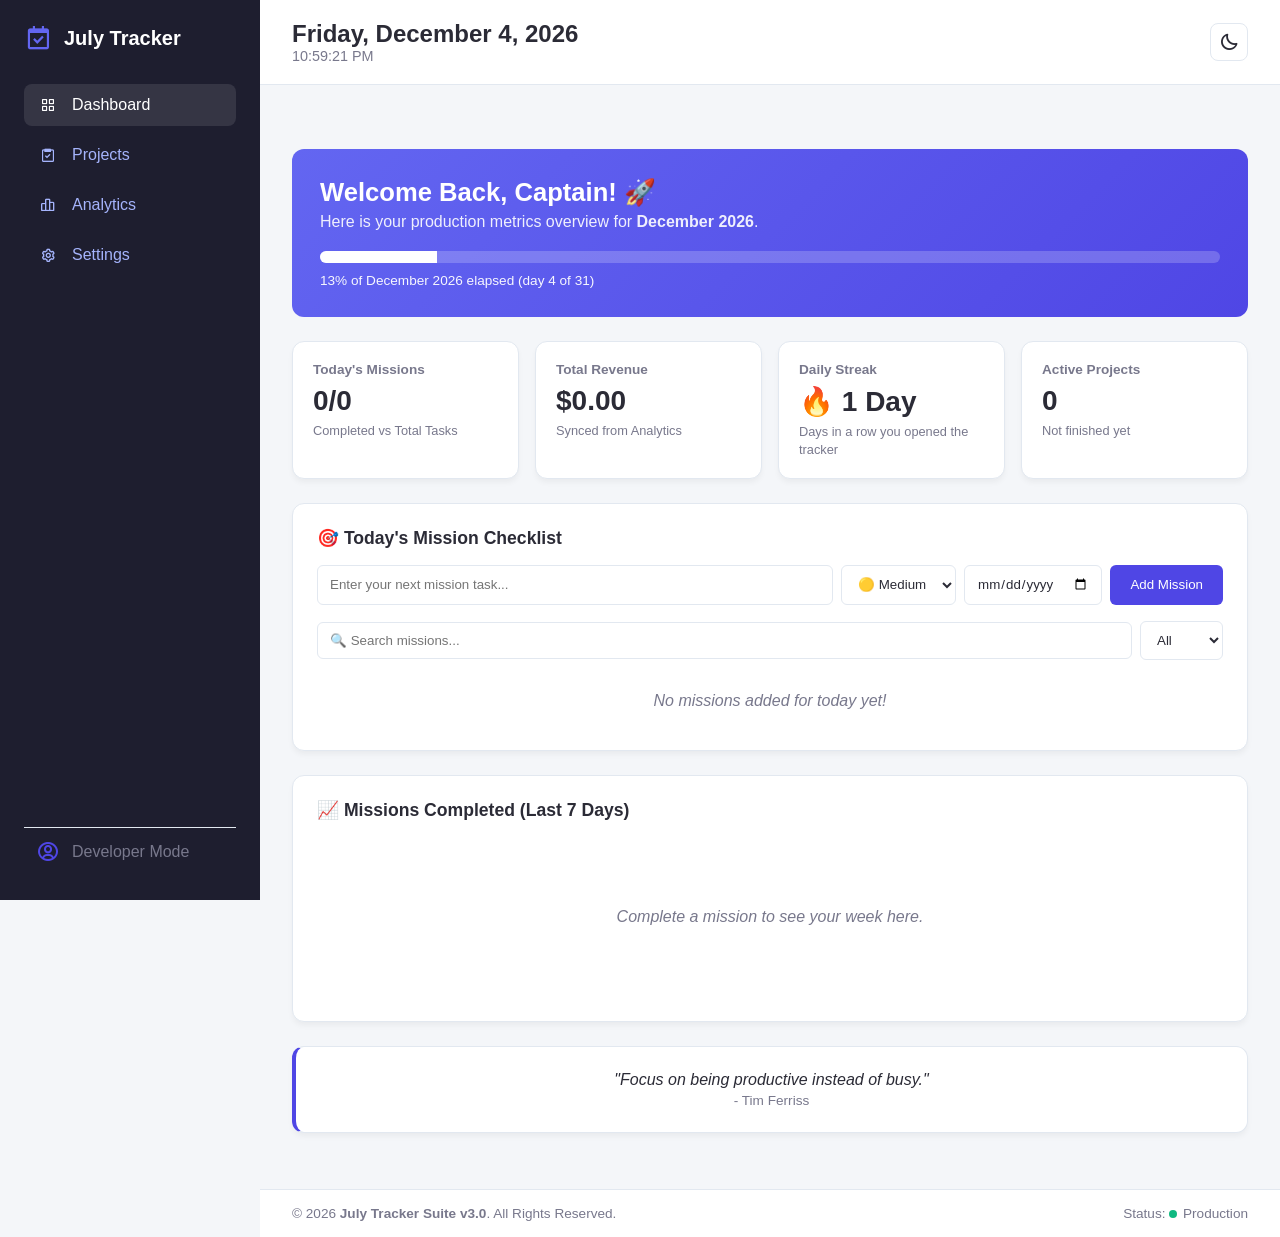
<file: index.html>
<!DOCTYPE html>
<html lang="en" data-theme="light">
<head>
    <meta charset="UTF-8">
    <meta name="viewport" content="width=device-width, initial-scale=1.0">
    <title>July Tracker v3.0 - Core Dashboard</title>
    <link href="https://unpkg.com/boxicons@2.1.4/css/boxicons.min.css" rel="stylesheet">
    <link rel="stylesheet" href="assets/css/style.css">
    <link rel="stylesheet" href="assets/css/components.css">
</head>
<body>

    <div class="app-container">
        
        <aside class="sidebar">
            <div class="sidebar-brand">
                <i class="bx bx-calendar-check"></i>
                <span>July Tracker</span>
            </div>
            
            <nav class="sidebar-menu">
                <a href="#dashboard" class="nav-link active" data-target="dashboard">
                    <i class="bx bx-grid-alt"></i> <span>Dashboard</span>
                </a>
                <a href="#projects" class="nav-link" data-target="projects">
                    <i class="bx bx-task"></i> <span>Projects</span>
                </a>
                <a href="#analytics" class="nav-link" data-target="analytics">
                    <i class="bx bx-bar-chart-alt-2"></i> <span>Analytics</span>
                </a>
                <a href="#settings" class="nav-link" data-target="settings">
                    <i class="bx bx-cog"></i> <span>Settings</span>
                </a>
            </nav>

            <div class="sidebar-user-profile">
                <i class='bx bx-user-circle'></i>
                <span>Developer Mode</span>
            </div>
        </aside>

        <div class="main-layout-wrapper">
            
            <header class="main-header">
                <div class="header-info">
                    <h1 id="header-date">Loading System Date...</h1>
                    <p id="header-time">00:00:00 AM</p>
                </div>
                <div class="header-actions">
                    <button id="theme-toggle" class="btn-icon" aria-label="Toggle Theme">
                        <i class="bx bx-moon"></i>
                    </button>
                </div>
            </header>

            <main class="content-body">
                <div id="router-view">
                    </div>
            </main>

            <footer class="main-footer">
                <div class="footer-left">
                    <p>&copy; 2026 <strong>July Tracker Suite v3.0</strong>. All Rights Reserved.</p>
                </div>
                <div class="footer-right">
                    <span>Status: <span class="status-indicator-online"></span> Production</span>
                </div>
            </footer>

        </div>
    </div>

    <script type="module" src="assets/js/app.js"></script>
</body>
</html>
</file>
<file: assets/css/style.css>
/* ==========================================
   VARIABLES & DESIGN SYSTEM
   ========================================== */
:root {
    --bg-primary: #f4f6f9;
    --bg-sidebar: #1e1e2f;
    --bg-card: #ffffff;
    --text-main: #2b2b36;
    --text-muted: #78788c;
    --accent: #4f46e5;
    --accent-hover: #4338ca;
    --border-color: #e2e8f0;
    --success: #10b981;
    --warning: #f59e0b;
    --danger: #ef4444;
    --transition: all 0.3s cubic-bezier(0.4, 0, 0.2, 1);
}

[data-theme="dark"] {
    --bg-primary: #0f0f1a;
    --bg-sidebar: #07070f;
    --bg-card: #181824;
    --text-main: #f3f4f6;
    --text-muted: #9ca3af;
    --border-color: #27273a;
}

/* ==========================================
   RESET & BASE STYLES
   ========================================== */
* {
    box-sizing: border-box;
    margin: 0;
    padding: 0;
}

body {
    font-family: 'Segoe UI', Roboto, Helvetica, Arial, sans-serif;
    background-color: var(--bg-primary);
    color: var(--text-main);
    transition: var(--transition);
    min-height: 100vh;
}

/* ==========================================
   APP LAYOUT STRUCTURE
   ========================================== */
.app-container {
    display: flex;
    min-height: 100vh;
}

/* SIDEBAR STYLES */
.sidebar {
    width: 260px;
    background-color: var(--bg-sidebar);
    color: #ffffff;
    display: flex;
    flex-direction: column;
    padding: 1.5rem;
    position: fixed;
    height: 100vh;
    z-index: 100;
}

.sidebar-brand {
    display: flex;
    align-items: center;
    gap: 0.75rem;
    font-size: 1.25rem;
    font-weight: 700;
    margin-bottom: 2rem;
}

.sidebar-brand i {
    font-size: 1.75rem;
    color: #6366f1;
}

.sidebar-menu {
    display: flex;
    flex-direction: column;
    gap: 0.5rem;
    flex-grow: 1;
}

.sidebar-menu a {
    display: flex;
    align-items: center;
    gap: 1rem;
    color: #a5b4fc;
    text-decoration: none;
    padding: 0.75rem 1rem;
    border-radius: 8px;
    font-weight: 500;
    transition: var(--transition);
}

.sidebar-menu a:hover, 
.sidebar-menu a.active {
    background-color: rgba(255, 255, 255, 0.1);
    color: #ffffff;
}

.sidebar-footer {
    font-size: 0.8rem;
    color: #64748b;
    text-align: center;
}

/* MAIN BODY & CONTENT CONFIGURATIONS */
.main-content {
    margin-left: 260px;
    flex-grow: 1;
    padding: 2rem;
    max-width: 1400px;
    width: calc(100% - 260px);
}

.main-header {
    display: flex;
    justify-content: space-between;
    align-items: center;
    margin-bottom: 2rem;
    padding-bottom: 1rem;
    border-bottom: 1px solid var(--border-color);
}

.header-info h1 {
    font-size: 1.5rem;
    font-weight: 600;
}

.header-info p {
    color: var(--text-muted);
    font-size: 0.9rem;
}

/* ==========================================
   COMPONENTS & UTILITIES
   ========================================== */
.card {
    background-color: var(--bg-card);
    border: 1px solid var(--border-color);
    border-radius: 12px;
    padding: 1.5rem;
    box-shadow: 0 4px 6px -1px rgba(0,0,0,0.05);
    margin-bottom: 1.5rem;
}

.card h3 {
    font-size: 1.1rem;
    font-weight: 600;
    margin-bottom: 1rem;
    display: flex;
    align-items: center;
    gap: 0.5rem;
}

/* HERO PROGRESS BAR */
.card-hero {
    background: linear-gradient(135deg, #6366f1 0%, #4f46e5 100%);
    color: white;
    border: none;
}

.progress-container {
    margin-top: 1rem;
}

.progress-bar-wrapper {
    background-color: rgba(255, 255, 255, 0.2);
    border-radius: 9999px;
    height: 12px;
    overflow: hidden;
    margin-bottom: 0.5rem;
}

.progress-bar {
    height: 100%;
    background-color: #ffffff;
    width: 0%;
    transition: width 0.5s ease-out;
}

/* STATISTICS LAYOUT MAPS */
.stats-row {
    display: grid;
    grid-template-columns: repeat(auto-fit, minmax(220px, 1fr));
    gap: 1rem;
    margin-bottom: 1.5rem;
}

.stat-card {
    display: flex;
    align-items: center;
    gap: 1rem;
    margin-bottom: 0;
}

.stat-card i {
    font-size: 2rem;
    padding: 0.75rem;
    border-radius: 10px;
}

.icon-streak { color: var(--warning); background-color: rgba(245,158,11,0.1); }
.icon-commits { color: var(--accent); background-color: rgba(79,70,229,0.1); }
.icon-hours { color: var(--success); background-color: rgba(16,185,129,0.1); }

/* INTERACTION INPUT FORMS & UTILS */
.flex-input {
    display: flex;
    gap: 0.5rem;
    margin-bottom: 1rem;
}

input, select, textarea {
    width: 100%;
    padding: 0.65rem 0.75rem;
    border: 1px solid var(--border-color);
    border-radius: 6px;
    background-color: var(--bg-card);
    color: var(--text-main);
    outline: none;
    font-family: inherit;
}

input:focus, select:focus, textarea:focus {
    border-color: var(--accent);
}

.btn-primary {
    background-color: var(--accent);
    color: white;
    border: none;
    padding: 0.65rem 1.25rem;
    border-radius: 6px;
    cursor: pointer;
    font-weight: 500;
    white-space: nowrap;
    transition: var(--transition);
}

.btn-primary:hover {
    background-color: var(--accent-hover);
}

.btn-icon {
    background: none;
    border: 1px solid var(--border-color);
    color: var(--text-main);
    padding: 0.5rem;
    border-radius: 8px;
    cursor: pointer;
    font-size: 1.25rem;
    display: flex;
    align-items: center;
    justify-content: center;
    transition: var(--transition);
}

.btn-icon:hover {
    background-color: var(--border-color);
}

/* CHECKLIST DESIGN MODULES */
.todo-list {
    list-style: none;
    display: flex;
    flex-direction: column;
    gap: 0.5rem;
}

.todo-item {
    display: flex;
    align-items: center;
    justify-content: space-between;
    padding: 0.5rem 0.75rem;
    background-color: var(--bg-primary);
    border-radius: 6px;
}

.todo-item.completed span {
    text-decoration: line-through;
    color: var(--text-muted);
}

.btn-del {
    background: none;
    border: none;
    color: var(--danger);
    cursor: pointer;
    font-size: 1.1rem;
}

/* PROJECT DATA DATA TABLES */
.project-form-grid {
    display: grid;
    grid-template-columns: 2fr 1fr 1fr auto;
    gap: 0.5rem;
    margin-bottom: 1rem;
}

.table-responsive {
    overflow-x: auto;
}

table {
    width: 100%;
    border-collapse: collapse;
    text-align: left;
}

th, td {
    padding: 0.75rem;
    border-bottom: 1px solid var(--border-color);
}

th {
    color: var(--text-muted);
    font-weight: 600;
    font-size: 0.85rem;
}

.badge {
    padding: 0.25rem 0.5rem;
    border-radius: 4px;
    font-size: 0.75rem;
    font-weight: 600;
}

.badge-high { background-color: rgba(239,68,68,0.1); color: var(--danger); }
.badge-medium { background-color: rgba(245,158,11,0.1); color: var(--warning); }
.badge-low { background-color: rgba(16,185,129,0.1); color: var(--success); }

/* SCRATCHPAD AUTO-SAVE TEXTAREA */
textarea {
    resize: vertical;
    min-height: 100px;
}
.saved-status {
    font-size: 0.75rem;
    color: var(--text-muted);
    text-align: right;
    margin-top: 0.25rem;
}

/* QUOTES VIEW PORTAL */
.card-quote {
    font-style: italic;
    text-align: center;
    border-left: 4px solid var(--accent);
}
.card-quote span {
    display: block;
    margin-top: 0.25rem;
    font-style: normal;
    font-size: 0.85rem;
    color: var(--text-muted);
}

/* ==========================================
   RESPONSIVE LAYOUT BREAKPOINTS
   ========================================== */
@media (max-width: 992px) {
    .sidebar { width: 70px; padding: 1rem 0.5rem; align-items: center; }
    .sidebar-brand span, .sidebar-menu a span, .sidebar-footer { display: none; }
    .main-content { margin-left: 70px; width: calc(100% - 70px); }
    .project-form-grid { grid-template-columns: 1fr; }
}

@media (max-width: 576px) {
    .main-content { padding: 1rem; }
    .flex-input { flex-direction: column; }
}

/* ==========================================
   ROUTING VIEW STATES
   ========================================== */
.page-view {
    display: none;
    animation: fadeIn 0.25s ease-in-out forwards;
}

.page-view.active {
    display: block;
}

@keyframes fadeIn {
    from { opacity: 0; transform: translateY(8px); }
    to { opacity: 1; transform: translateY(0); }
}

/* ==========================================
   GLOBAL DESIGN INTEGRATION & SPECIFIC WRAPPER
   ========================================== */
.main-layout-wrapper {
    margin-left: 260px; /* Sidebar layout padding block */
    flex-grow: 1;
    display: flex;
    flex-direction: column;
    min-height: 100vh;
    width: calc(100% - 260px);
}

.content-body {
    padding: 2rem;
    flex-grow: 1; /* Pushes footer downwards */
}

/* ==========================================
   NAVBAR / SIDEBAR EXTENSIONS
   ========================================== */
.sidebar-user-profile {
    display: flex;
    align-items: center;
    gap: 0.75rem;
    padding: 0.75rem;
    border-top: 1px solid var(--border-color);
    margin-top: auto;
    color: var(--text-muted);
}
.sidebar-user-profile i {
    font-size: 1.5rem;
    color: var(--accent);
}

/* ==========================================
   HEADER ACTIONS & STYLES
   ========================================== */
.main-header {
    background-color: var(--bg-card);
    padding: 1.25rem 2rem;
    border-bottom: 1px solid var(--border-color);
    display: flex;
    justify-content: space-between;
    align-items: center;
    position: sticky;
    top: 0;
    z-index: 90;
    transition: var(--transition);
}

/* ==========================================
   GLOBAL FOOTER COMPONENT
   ========================================== */
.main-footer {
    background-color: var(--bg-card);
    border-top: 1px solid var(--border-color);
    padding: 1rem 2rem;
    display: flex;
    justify-content: space-between;
    align-items: center;
    font-size: 0.85rem;
    color: var(--text-muted);
    transition: var(--transition);
    margin-top: auto;
}

.status-indicator-online {
    display: inline-block;
    width: 8px;
    height: 8px;
    background-color: var(--success);
    border-radius: 50%;
    margin-right: 2px;
}

/* ==========================================
   RESPONSIVE LAYOUT BREAKPOINTS (MEDIA QUERIES)
   ========================================== */
@media (max-width: 992px) {
    .main-layout-wrapper {
        margin-left: 70px;
        width: calc(100% - 70px);
    }
    .main-header, .main-footer {
        padding: 1rem;
    }
}

/* SPA Active Route Visibility Controllers */
#router-view {
    display: block !important;
    width: 100%;
    min-height: 100%;
    opacity: 1;
    transition: opacity 0.2s ease-in-out;
}

/* Ensure empty dynamic states don't hide structural layouts completely */
.empty-text {
    color: var(--text-muted, #888);
    font-style: italic;
    padding: 1rem 0;
    text-align: center;
    width: 100%;
}
</file>
<file: assets/css/components.css>
/* ==========================================
   PAGE COMPONENTS (dashboard, projects, analytics, settings)
   Uses the variables defined in style.css
   ========================================== */

.container-card {
    background-color: var(--bg-card);
    border: 1px solid var(--border-color);
    border-radius: 12px;
    padding: 1.5rem;
    box-shadow: 0 4px 6px -1px rgba(0, 0, 0, 0.05);
    margin-bottom: 1.5rem;
}

.container-card h3,
.projects-display-section h3 {
    font-size: 1.1rem;
    font-weight: 600;
    margin-bottom: 1rem;
}

.page-header { margin-bottom: 1.5rem; }
.page-header h2 { font-size: 1.5rem; margin-bottom: 0.25rem; }
.page-header p { color: var(--text-muted); font-size: 0.95rem; }

.text-center { text-align: center; }

/* ---------- Buttons ---------- */
button { font-family: inherit; }

.btn-secondary,
.btn-success,
.btn-danger,
.btn-danger-outline,
.btn-sm,
.checklist-item button,
.dashboard-wrapper form button[type="submit"],
.crud-form-row button {
    border: none;
    padding: 0.65rem 1.25rem;
    border-radius: 6px;
    cursor: pointer;
    font-weight: 500;
    white-space: nowrap;
    transition: var(--transition);
}

.crud-form-row button { background-color: var(--accent); color: #fff; }
.crud-form-row button:hover { background-color: var(--accent-hover); }

.btn-secondary { background-color: var(--border-color); color: var(--text-main); }
.btn-success { background-color: var(--success); color: #fff; }
.btn-success:hover { filter: brightness(0.92); }
.btn-danger { background-color: var(--danger); color: #fff; }
.btn-danger:hover { filter: brightness(0.92); }
.btn-danger-outline {
    background: transparent;
    color: var(--danger);
    border: 1px solid var(--danger);
}
.btn-danger-outline:hover { background-color: var(--danger); color: #fff; }
.btn-sm { padding: 0.35rem 0.75rem; font-size: 0.85rem; background-color: var(--accent); color: #fff; }
.btn-sm.btn-danger { background-color: var(--danger); }

/* ---------- Header / footer helpers ---------- */
.header-actions { display: flex; align-items: center; gap: 0.75rem; }
.footer-left, .footer-right { display: flex; align-items: center; gap: 0.5rem; }

/* ---------- Dashboard ---------- */
.dashboard-hero {
    background: linear-gradient(135deg, #6366f1 0%, #4f46e5 100%);
    color: #fff;
    border-radius: 12px;
    padding: 1.75rem;
    margin-bottom: 1.5rem;
}
.dashboard-hero h2 { font-size: 1.6rem; margin-bottom: 0.35rem; }
.dashboard-hero p { opacity: 0.9; }
.dashboard-hero .progress-container { margin-top: 1.25rem; }
.dashboard-hero #progress-percent { font-size: 0.85rem; opacity: 0.95; }

.stats-grid {
    display: grid;
    grid-template-columns: repeat(auto-fit, minmax(220px, 1fr));
    gap: 1rem;
    margin-bottom: 1.5rem;
}
.stats-grid .stat-card {
    display: block;
    background-color: var(--bg-card);
    border: 1px solid var(--border-color);
    border-radius: 12px;
    padding: 1.25rem;
    box-shadow: 0 4px 6px -1px rgba(0, 0, 0, 0.05);
}
.stat-card h4 {
    font-size: 0.85rem;
    color: var(--text-muted);
    font-weight: 600;
    margin-bottom: 0.5rem;
}
.stat-card p { font-size: 1.75rem; font-weight: 700; margin-bottom: 0.25rem; }
.stat-card small { color: var(--text-muted); font-size: 0.8rem; }

.crud-form-row { display: flex; gap: 0.5rem; margin-bottom: 1rem; }

.checklist-list-group { list-style: none; display: flex; flex-direction: column; gap: 0.5rem; }
.checklist-item {
    display: flex;
    align-items: center;
    justify-content: space-between;
    gap: 0.75rem;
    padding: 0.6rem 0.85rem;
    background-color: var(--bg-primary);
    border-radius: 8px;
}
.checklist-item.completed .task-info span {
    text-decoration: line-through;
    color: var(--text-muted);
}
.task-info { display: flex; align-items: center; gap: 0.75rem; min-width: 0; }
.task-info input[type="checkbox"] { width: auto; cursor: pointer; }
.task-info span { overflow-wrap: anywhere; }
.task-actions { display: flex; gap: 0.25rem; }
.checklist-item button { background: none; padding: 0.25rem 0.4rem; font-size: 1rem; }

/* ---------- Projects ---------- */
.crud-grid-form {
    display: grid;
    grid-template-columns: repeat(auto-fit, minmax(200px, 1fr));
    gap: 1rem;
    align-items: end;
}
.form-group { display: flex; flex-direction: column; gap: 0.35rem; }
.form-group label { font-size: 0.85rem; color: var(--text-muted); font-weight: 600; }
.form-btn-wrapper { display: flex; gap: 0.5rem; }

.projects-card-grid {
    display: grid;
    grid-template-columns: repeat(auto-fill, minmax(260px, 1fr));
    gap: 1rem;
}
.project-card {
    background-color: var(--bg-card);
    border: 1px solid var(--border-color);
    border-left: 4px solid var(--accent);
    border-radius: 12px;
    padding: 1.25rem;
    box-shadow: 0 4px 6px -1px rgba(0, 0, 0, 0.05);
}
.project-card.priority-high { border-left-color: var(--danger); }
.project-card.priority-medium { border-left-color: var(--warning); }
.project-card.priority-low { border-left-color: var(--success); }
.project-header {
    display: flex;
    justify-content: space-between;
    align-items: flex-start;
    gap: 0.5rem;
    margin-bottom: 0.75rem;
}
.project-header h3 { font-size: 1.05rem; margin: 0; overflow-wrap: anywhere; }
.priority-high .badge { background-color: rgba(239, 68, 68, 0.1); color: var(--danger); }
.priority-medium .badge { background-color: rgba(245, 158, 11, 0.1); color: var(--warning); }
.priority-low .badge { background-color: rgba(16, 185, 129, 0.1); color: var(--success); }
.font-weight-bold { font-weight: 700; }
.project-details { color: var(--text-muted); font-size: 0.9rem; margin-bottom: 1rem; }
.project-details p { margin-bottom: 0.25rem; }
.project-actions { display: flex; gap: 0.5rem; }

/* ---------- Analytics ---------- */
.revenue-summary { display: flex; align-items: baseline; gap: 0.75rem; }
.revenue-summary .amount { font-size: 2rem; font-weight: 700; color: var(--success); }
.revenue-summary .label { color: var(--text-muted); }

.crud-form-inline { display: flex; flex-wrap: wrap; gap: 0.75rem; }
.crud-form-inline input { flex: 1 1 180px; width: auto; }
.crud-form-inline select { flex: 0 1 160px; width: auto; }

.responsive-table-scroll { overflow-x: auto; }
.data-table td .btn-icon { display: inline-flex; padding: 0.25rem 0.4rem; font-size: 1rem; margin-right: 0.25rem; }

.status-tag {
    padding: 0.25rem 0.6rem;
    border-radius: 999px;
    font-size: 0.75rem;
    font-weight: 600;
}
.status-paid { background-color: rgba(16, 185, 129, 0.12); color: var(--success); }
.status-pending { background-color: rgba(245, 158, 11, 0.12); color: var(--warning); }
.status-proposed { background-color: rgba(99, 102, 241, 0.12); color: var(--accent); }

/* ---------- Settings ---------- */
.notes-system-block { display: flex; flex-direction: column; gap: 0.75rem; }
.notes-action-bar { display: flex; justify-content: space-between; align-items: center; gap: 1rem; }
.status-indicator { font-size: 0.8rem; color: var(--text-muted); }
.preferences-grid {
    display: grid;
    grid-template-columns: repeat(auto-fit, minmax(280px, 1fr));
    gap: 1rem;
}
.pref-card h4 { margin-bottom: 0.5rem; }
.pref-card p { color: var(--text-muted); font-size: 0.9rem; margin-bottom: 1rem; }
.toggle-placeholder-info { font-size: 0.85rem; color: var(--text-muted); }

/* ==========================================
   VERSION 3 ADDITIONS
   ========================================== */

.summary-line { color: var(--text-muted); font-size: 0.9rem; margin: 0.25rem 0 1rem; }
.card-hint { color: var(--text-muted); font-size: 0.9rem; margin-bottom: 1rem; }
.section-title-row { display: flex; justify-content: space-between; align-items: center; gap: 1rem; flex-wrap: wrap; }
.section-title-row select { width: auto; }

/* ---------- Task form, toolbar and items ---------- */
.task-form { flex-wrap: wrap; }
.task-form input[type="text"] { flex: 1 1 220px; width: auto; }
.task-form select,
.task-form input[type="date"] { flex: 0 0 auto; width: auto; }

.task-toolbar { display: flex; gap: 0.5rem; margin-bottom: 1rem; flex-wrap: wrap; align-items: center; }
.task-toolbar input[type="search"] { flex: 1 1 200px; width: auto; }
.task-toolbar select { flex: 0 0 auto; width: auto; }
.task-toolbar .btn-secondary { padding: 0.55rem 1rem; }
.task-toolbar [hidden] { display: none; }

.checklist-item { border-left: 4px solid transparent; }
.checklist-item.priority-high { border-left-color: var(--danger); }
.checklist-item.priority-medium { border-left-color: var(--warning); }
.checklist-item.priority-low { border-left-color: var(--success); }
.checklist-item.completed { opacity: 0.7; }
.checklist-item.overdue .task-meta { color: var(--danger); font-weight: 600; }
.task-text { display: flex; flex-direction: column; gap: 0.15rem; min-width: 0; }
.task-meta { color: var(--text-muted); font-size: 0.78rem; }
.checklist-item.completed .task-text span { text-decoration: line-through; color: var(--text-muted); }

/* ---------- Projects: status + progress ---------- */
.project-status-row { display: flex; justify-content: space-between; align-items: center; margin-bottom: 0.5rem; }
.progress-number { font-weight: 700; font-size: 0.9rem; }
.status-pill { padding: 0.2rem 0.6rem; border-radius: 999px; font-size: 0.75rem; font-weight: 600; }
.status-todo { background-color: rgba(120, 120, 140, 0.15); color: var(--text-muted); }
.status-doing { background-color: rgba(99, 102, 241, 0.12); color: var(--accent); }
.status-done { background-color: rgba(16, 185, 129, 0.12); color: var(--success); }

.mini-progress { height: 8px; border-radius: 999px; background-color: var(--border-color); overflow: hidden; margin-bottom: 1rem; }
.mini-progress-fill { height: 100%; background-color: var(--accent); border-radius: 999px; transition: width 0.4s ease-out; }
.project-card .mini-progress-fill { background-color: var(--accent); }
.overdue-flag { color: var(--danger); font-weight: 600; }

input[type="range"] { padding: 0; height: 2.2rem; accent-color: var(--accent); cursor: pointer; border: none; background: transparent; }

/* ---------- Charts ---------- */
.charts-grid {
    display: grid;
    grid-template-columns: repeat(auto-fit, minmax(300px, 1fr));
    gap: 1rem;
}
.charts-grid .container-card { margin-bottom: 0; }
.charts-grid + .form-container { margin-top: 1.5rem; }
.chart-box { min-height: 160px; display: flex; align-items: center; justify-content: center; }
.chart-svg { width: 100%; max-width: 480px; height: auto; display: block; }

.chart-axis { stroke: var(--border-color); stroke-width: 1; }
.chart-bar { fill: var(--accent); }
.chart-bar:hover { fill: var(--accent-hover); }
.chart-value { fill: var(--text-main); font-size: 11px; font-weight: 600; }
.chart-label { fill: var(--text-muted); font-size: 11px; }
.chart-center-value { fill: var(--text-main); font-size: 17px; font-weight: 700; }

.donut-wrap { display: flex; align-items: center; justify-content: center; gap: 1.5rem; flex-wrap: wrap; width: 100%; }
.chart-donut { max-width: 180px; }
.donut-track { stroke: var(--border-color); }
.donut-seg { transition: opacity 0.2s; }
.donut-seg:hover { opacity: 0.8; }
.seg-paid { stroke: var(--success); }
.seg-pending { stroke: var(--warning); }
.seg-proposed { stroke: var(--accent); }
.chart-legend { list-style: none; display: flex; flex-direction: column; gap: 0.5rem; font-size: 0.9rem; }
.chart-legend li { display: flex; align-items: center; gap: 0.5rem; }
.legend-dot { width: 12px; height: 12px; border-radius: 50%; display: inline-block; background-color: var(--border-color); }
.legend-dot.seg-paid { background-color: var(--success); }
.legend-dot.seg-pending { background-color: var(--warning); }
.legend-dot.seg-proposed { background-color: var(--accent); }

/* ---------- Backup ---------- */
.backup-actions { display: flex; gap: 0.75rem; flex-wrap: wrap; }
.backup-actions button { border: none; padding: 0.65rem 1.25rem; border-radius: 6px; cursor: pointer; font-weight: 500; }
.backup-status { margin-top: 0.75rem; font-size: 0.9rem; color: var(--success); min-height: 1.2em; }
.backup-status.backup-error { color: var(--danger); }

/* ---------- Mobile ---------- */
@media (max-width: 576px) {
    .crud-form-row { flex-direction: column; }
    .content-body { padding: 1rem; }
    .main-header { padding: 1rem; }
    .notes-action-bar { flex-direction: column; align-items: stretch; }
}
</file>
